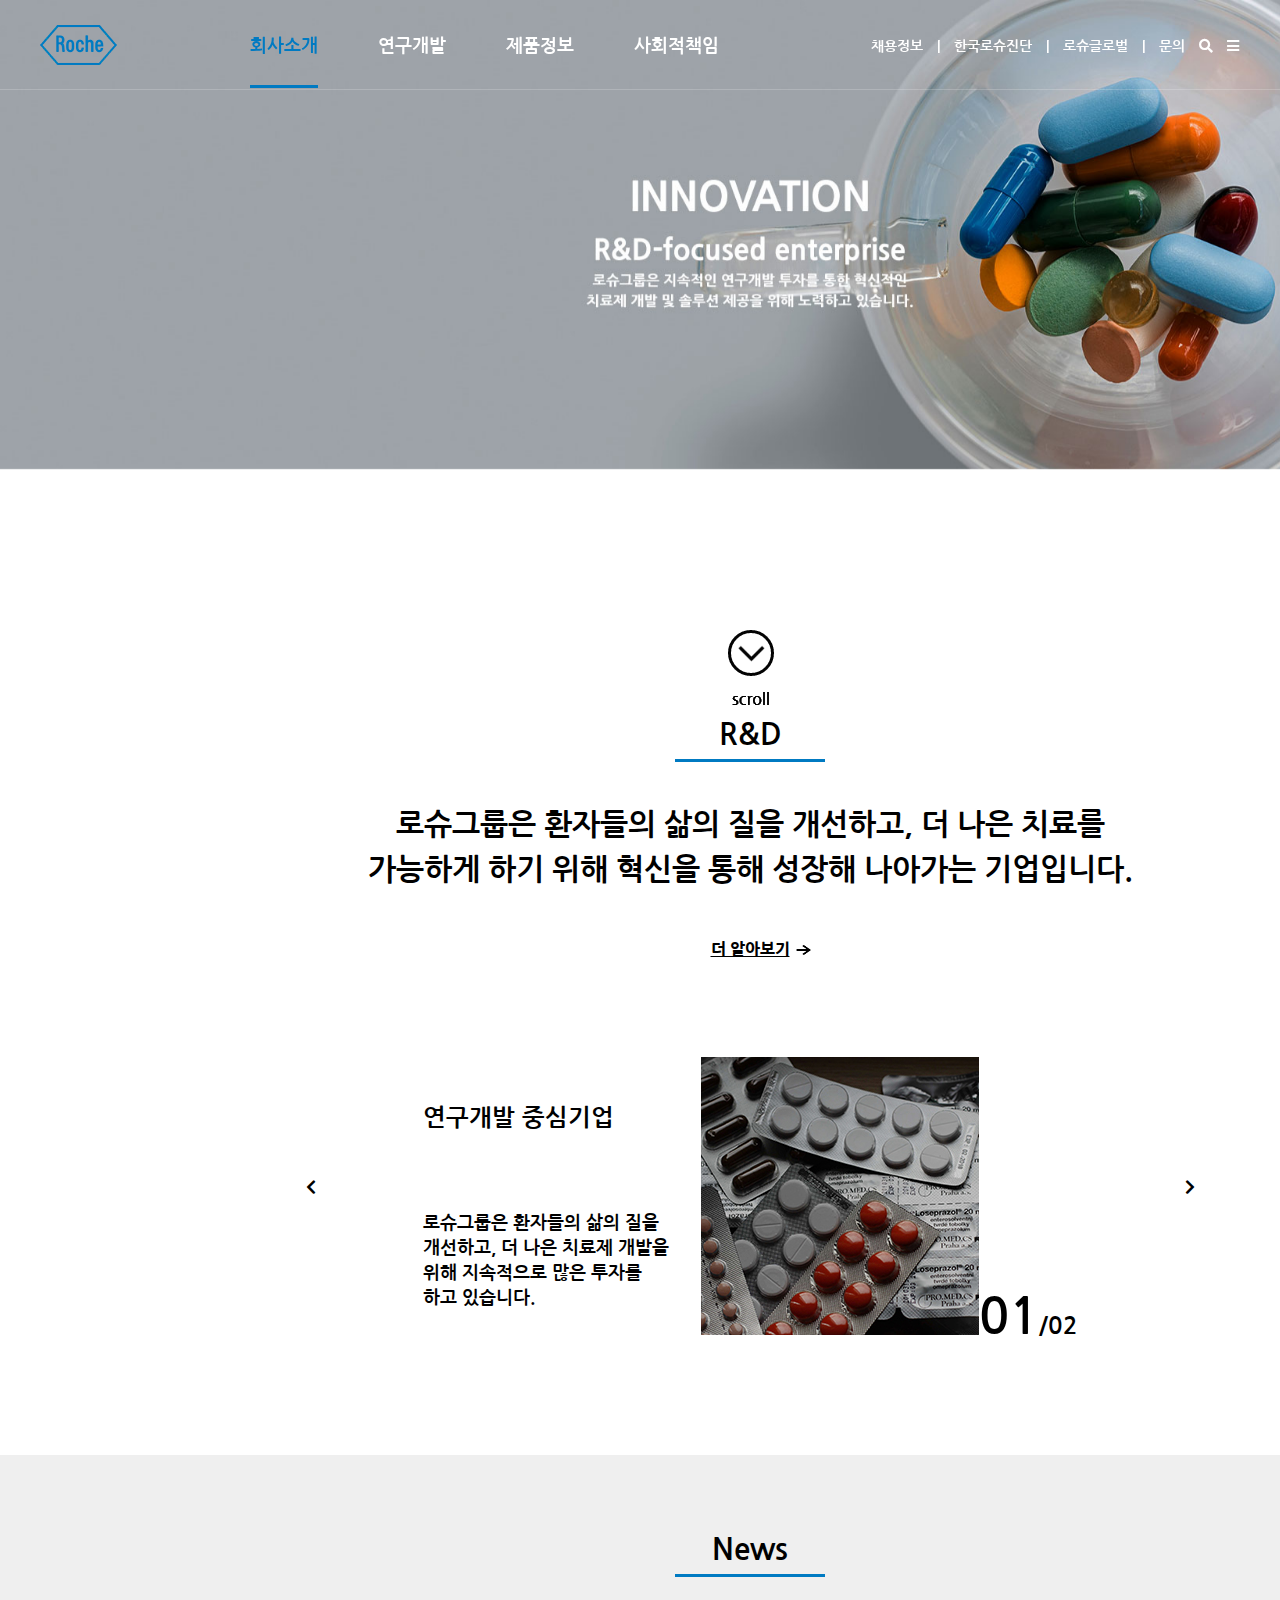
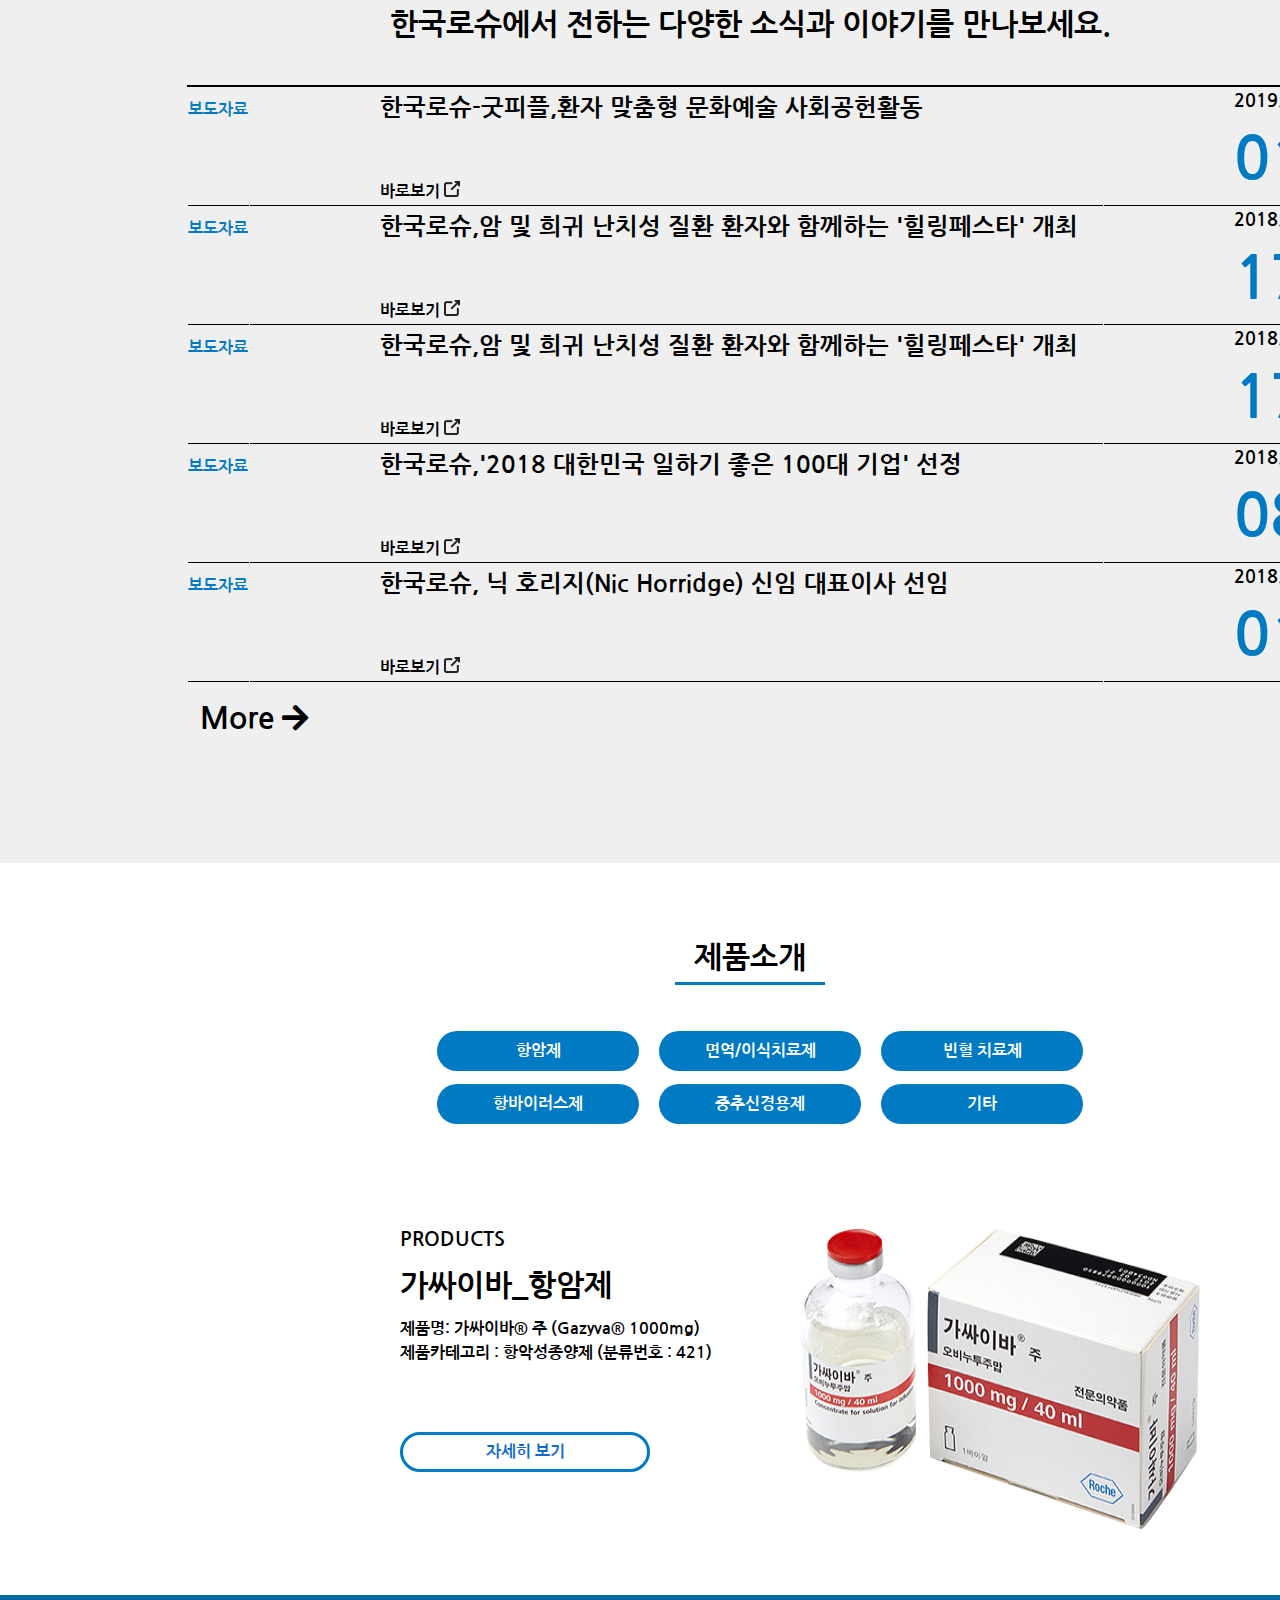
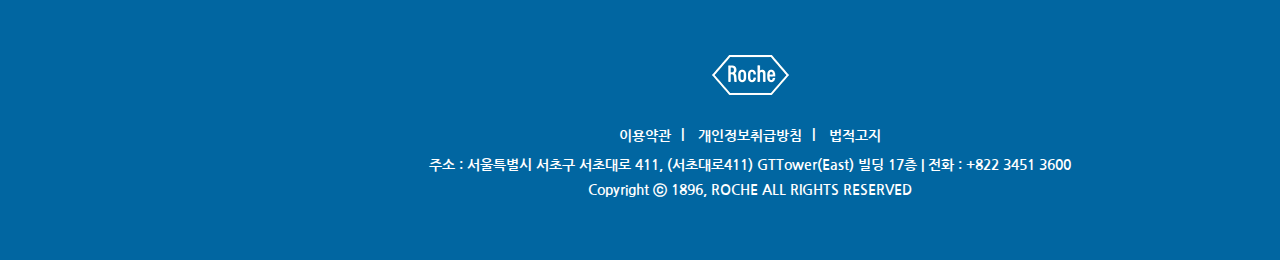
<file: index.html>
<!DOCTYPE html>
<html lang="en">
<head>
    <meta charset="UTF-8">
    <meta http-equiv="X-UA-Compatible" content="IE=edge">
    <meta name="viewport" content="width=device-width, initial-scale=1.0">
    <title>한국로슈</title>
    <link rel="stylesheet" href="./style.css">
     <!--font-->
     <link href="https://fonts.googleapis.com/css2?family=Nanum+Gothic:wght@700&display=swap" rel="stylesheet">
     <!-- icon -->
     <link rel="stylesheet" href="https://cdnjs.cloudflare.com/ajax/libs/font-awesome/5.8.2/css/all.min.css"/>
     <!--swiper-->
     <link rel="stylesheet" href="https://unpkg.com/swiper/swiper-bundle.min.css" />
     <script src="https://unpkg.com/swiper/swiper-bundle.min.js"></script>

     <!--Jquery Cdn-->
    <script src="https://ajax.googleapis.com/ajax/libs/jquery/3.6.0/jquery.min.js"></script>
    <script src="./main.js"></script>

</head>
<body>
    <header>
        <nav id="Main_nav">
            <h1>
            <a href="./index.html">
                <img src="./images/logo.png" alt="logo">
            </a>
            </h1>
            <ul class="gnb">
                <li class="active">
                    <a href="./sub1.html" class="depth1">회사소개
                        <ul class="depth2">
                            <li><a href ="sub1.html">기업소개 및 연혁</a></li>
                            <li><a href ="#">기업가치</a></li>
                            <li><a href ="sub2.html">약도 및 연락처</a></li>
                            <li><a href ="#">로슈그룹</a></li>
                            <li><a href ="#">한국로슈진단</a></li>
                        </ul>
                    </a>
                </li>   
                <li>
                    <a href="#">연구개발
                        <ul class="depth2">
                            <li><a href="#">연구개발 중심기업</a></li>
                            <li><a href="#">임상연구 및 주요성과</a></li>
                        </ul>
                    </a>
                </li>     
                <li>
                    <a href="./sub3.html">제품정보
                        <ul class="depth2">
                            <li><a href ="sub3.html">항암제</a></li>
                            <li><a href ="sub3.html">면역/이식치료제</a></li>
                            <li><a href ="sub3.html">빈혈치료제</a></li>
                            <li><a href ="sub3.html">항바이러스제</a></li>
                            <li><a href ="sub3.html">중추신경용제</a></li>
                            <li><a href ="sub3.html">기타</a></li>
                        </ul>
                    </a>
                </li>     
                <li>
                    <a href="#">사회적책임
                        <ul class="depth2">
                            <li><a href = "#">윤리경영</a></li>
                            <li><a href ="#">사회공헌</a></li>
                        </ul>
                    </a>
                </li>     
            </ul>
        </nav>
        <nav id="Sub_nav">
            <ul class="gnb">                    
                    <li><a href="#">채용정보</a></li>
                    <li> | </li>
                    <li><a href="#">한국로슈진단</a></li>
                    <li> | </li>
                    <li><a href ="#">로슈글로벌</a></li>
                    <li> | </li>
                    <li><a href ="#">문의</a></li>
                    <li><a href="#"><i class="fas fa-search"></i></a></li>
                    <li><a href="#"><i class="fas fa-bars"></i></a></li>   
            </ul>
        </nav>
    </header>    
    <section id="contents">
        <div class="swiper-container">
            <!-- Additional required wrapper -->
            <div class="swiper-wrapper">
              <!-- Slides -->
              <div class="swiper-slide">
                <img src="./images/main-1.jpg" alt="main1">
              </div>
              <div class="swiper-slide">
                <img src="./images/main-2.jpg" alt="main2">
              </div>
              <div class="swiper-slide">
                <img src="./images/main-3.jpg" alt="main3">
              </div>
            </div>
            <div class="swiper">
                <button type="button" class="swiper-button-next" style="color:  #fff; ; border: none; background-color: transparent;position: absolute; transform: translateX(-400px) translateY(50%);" ></button>
                <button type="button" class="swiper-button-prev" style="color : #fff; border: none; background-color:transparent; position: absolute; transform: translateX(400px) translateY(50%);"></button>
            </div>            
        </div>
        <div class="scroll">
            <img src="./images/scroll(bk).png" alt="scroll">
        </div>
    </section>
    <section id="CompanyInfo">
        <div class="container">
            <h2>R&D</h2>
            <p>로슈그룹은 환자들의 삶의 질을 개선하고, 더 나은 치료를<br>
            가능하게 하기 위해 혁신을 통해 성장해 나아가는 기업입니다.</p>
            <strong class="under-line"><a href="#">더 알아보기<img src="./images/right-arrow-alt-regular-48.png"></strong></a>                
        <div class="BottomLayout" id="bl_1">
            <div class="Text">
                <h3>연구개발 중심기업</h3>
                <p>로슈그룹은 환자들의 삶의 질을<br>
                    개선하고, 더 나은 치료제 개발을<br>
                    위해 지속적으로 많은 투자를 <br>
                    하고 있습니다.
                </p>
            </div>
            <img src="./images/rnd.jpg" alt="company1">
            <div class="pagenumber">
                <p><span>01</span>/02</p>
            </div>
         <div class="left">
             <a href="#"><i class="fas fa-chevron-left"></i></a>
         </div>  
         <div class="right">
             <a href="#"><i class="fas fa-chevron-right"></i></a>             
         </div> 
        </div>
        <div class="BottomLayout" id="bl_2">
            <div class="Text">
                <h3>임상연구 및 주요성과</h3>
                <p>임상연구란 새로운 의약품이<br>
                    환자의 치료에 사용될 만큼 안전하고<br>
                    효과가 있는지를 확인하기 위해 반드시 수행되어야 하는 연구결과입니다.
                </p>
            </div>
            <img src="./images/rnd2.jpg" alt="company2">
            <div class="pagenumber">
                <p><span>02</span>/02</p>
            </div>
         <div class="left">
             <a href="#"><i class="fas fa-chevron-left"></i></a>
         </div>  
         <div class="right">
             <a href="#"><i class="fas fa-chevron-right"></i></a>             
         </div> 
        </div>
        </div>
    </section>
    <section id="News">
        <div class="tableWrap">
            <h2>News</h2>
            <p>한국로슈에서 전하는 다양한 소식과 이야기를 만나보세요.</p>
        <table class="container">
            <tr>
                <th scope="row">보도자료</th>
                <td style="font-size: 24px;">한국로슈-굿피플,환자 맞춤형 문화예술 사회공헌활동<br>
                 <a href="#">바로보기
                  <img src="./images/exit-top-right.png" alt="exit">
                 </a>
                 </td>
                 <td style="font-size: 18px;">2019.04<br>
                 <span class = "count">01</span>
                </td>
            </tr>
            <tr>
                <th scope="row">보도자료</th>
                <td style="font-size: 24px;">한국로슈,암 및 희귀 난치성 질환 환자와 함께하는 '힐링페스타' 개최<br>
                 <a href="#">바로보기
                  <img src="./images/exit-top-right.png" alt="exit">
                 </a>
                 </td>
                 <td style="font-size: 18px;">2018.12<br>
                 <span class = "count">17</span>
                </td>
            </tr>
              <tr>
                <th scope="row">보도자료</th>
                <td style="font-size: 24px;">한국로슈,암 및 희귀 난치성 질환 환자와 함께하는 '힐링페스타' 개최<br>
                 <a href="#">바로보기
                  <img src="./images/exit-top-right.png" alt="exit">
                 </a>
                 </td>
                 <td style="font-size: 18px;">2018.12<br>
                 <span class = "count">17</span>
                </td>
            </tr>
            <tr>
                <th scope="row">보도자료</th>
                <td style="font-size: 24px;">한국로슈,'2018 대한민국 일하기 좋은 100대 기업' 선정<br>
                 <a href="#">바로보기
                  <img src="./images/exit-top-right.png" alt="exit">
                 </a>
                 </td>
                 <td style="font-size: 18px;">2018.11<br>
                 <span class = "count">08</span>
                </td>
            </tr>
            <tr>
                <th scope="row">보도자료</th>
                <td style="font-size: 24px;" >한국로슈, 닉 호리지(Nic Horridge) 신임 대표이사 선임<br>
                 <a href="#">바로보기
                  <img src="./images/exit-top-right.png" alt="exit">
                 </a>
                 </td>
                 <td style="font-size: 18px;">2018.10<br>
                 <span class = "count">01</span>
                </td>
            </tr>
        </table>
          <div class="BottomIcon">
              <div class="left_icon">
                 <a href="#"><p>More    <i class="fas fa-arrow-right"></i></p></a>                          
              </div>
          </div>
        </div>
        </div>
    </section>
    <section id="Product">
        <div class="wrapper">
            <h2>제품소개</h2>
        <ul class="productList">
            <li>항암제</li>
            <li>면역/이식치료제</li>
            <li>빈혈 치료제</li>
        </ul>  
        <ul class="productList">
            <li>항바이러스제</li>
            <li>중추신경용제</li>
            <li>기타</li>
        </ul>
        <div class="BottomProductInfo">
            <div class="LeftSideInfo">
                <h3>PRODUCTS</h3>
                <h4>가싸이바_항암제<br>
                <p>제품명: 가싸이바® 주 (Gazyva® 1000mg)<br>
                   제품카테고리 : 항악성종양제 (분류번호 : 421)<br>
                </p>                
             <div class="btn"><a href="./sub4.html">자세히 보기</a></div>   
            </div>
            <div class="RightSideInfo">
                <img src="./images/medicine-1.png" alt="medicine-1">
            </div>
        </div>
        </div>
    </section>
    <footer>
        <div class="container">
          <p class="logo"><a href=""><img src="images/logo-w.png" alt=""></a></p>
          <ul class="footerMenu">
            <li><a href="#">이용약관</a><span>|</span></li>
            <li><a href="#">개인정보취급방침</a><span>|</span></li>
            <li><a href="#">법적고지</a></li>
          </ul>
          <p class="address">주소 : 서울특별시 서초구 서초대로 411, (서초대로411) GTTower(East) 빌딩 17층  | 전화 : +822 3451 3600</p>
          <p class="copy">Copyright ⓒ 1896, ROCHE ALL RIGHTS RESERVED</p>
        </div><!-- end container -->
    </footer>
</body>
</html>
</file>
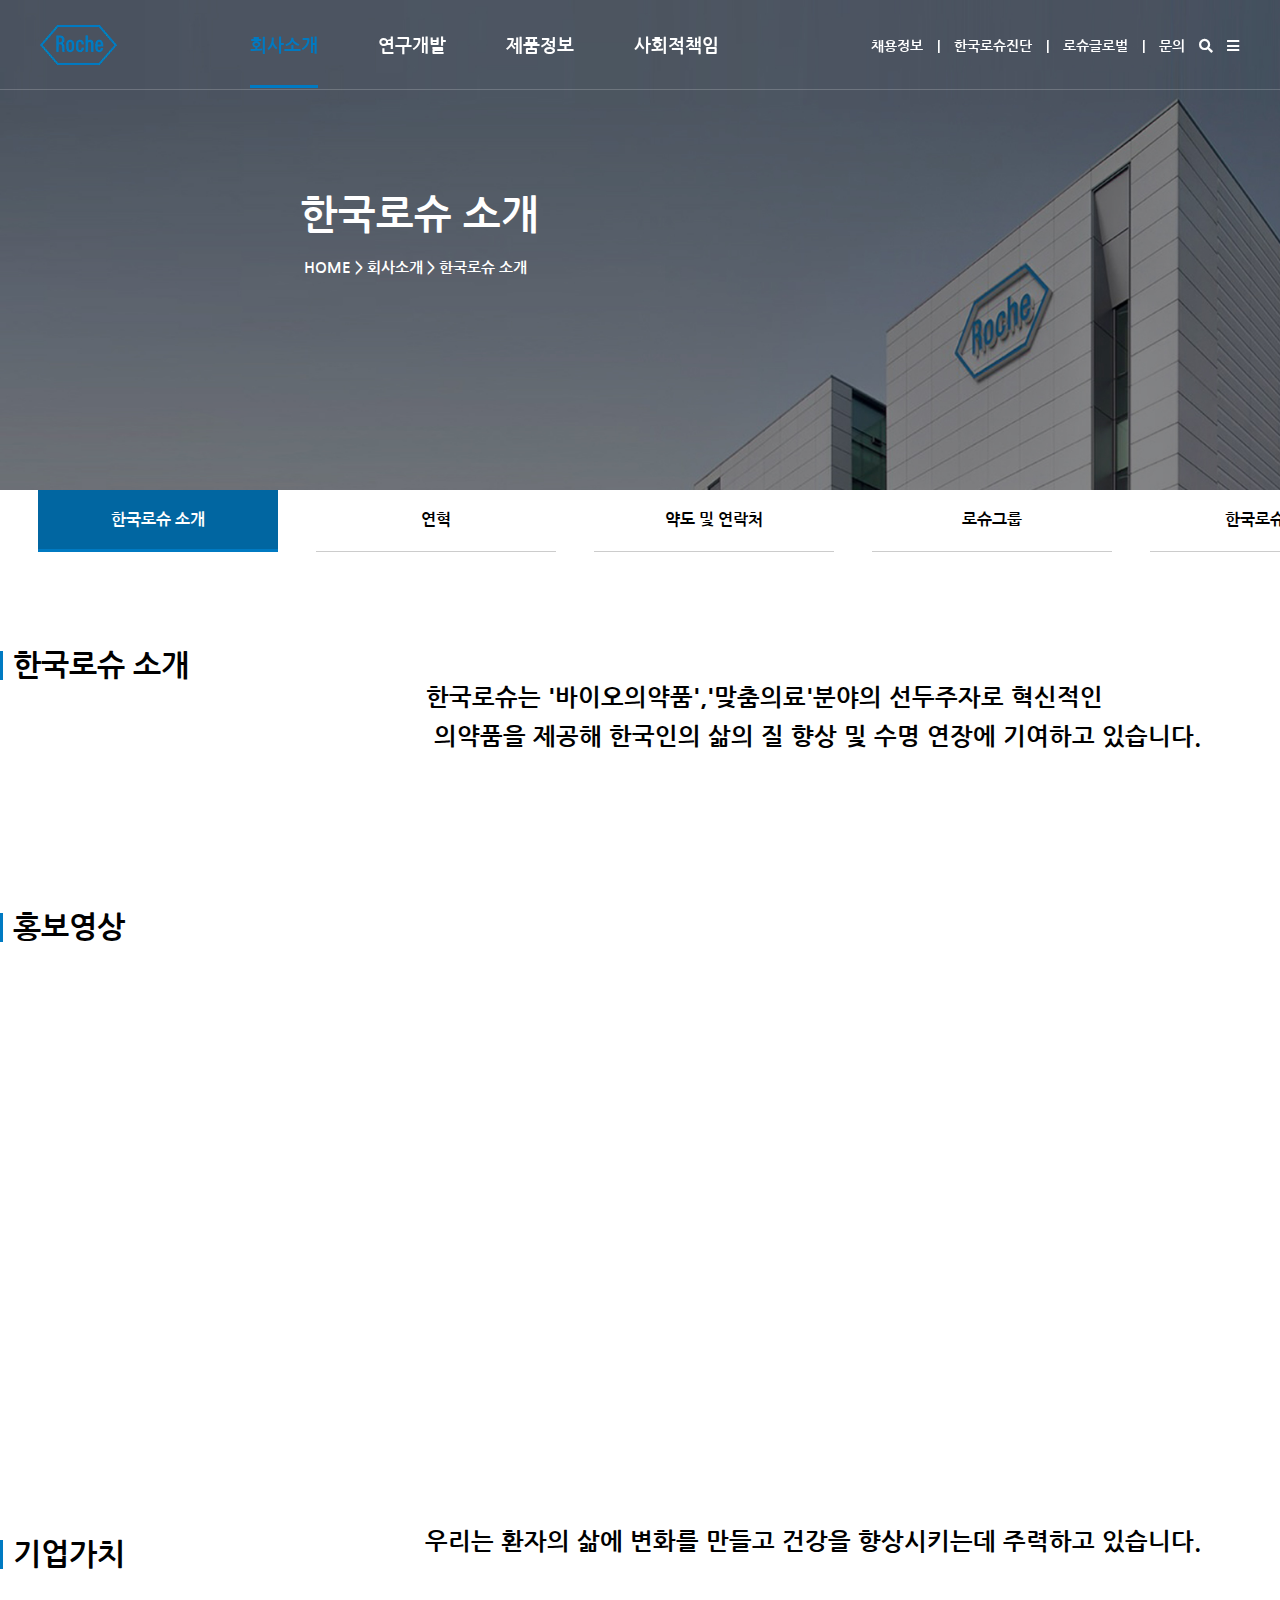
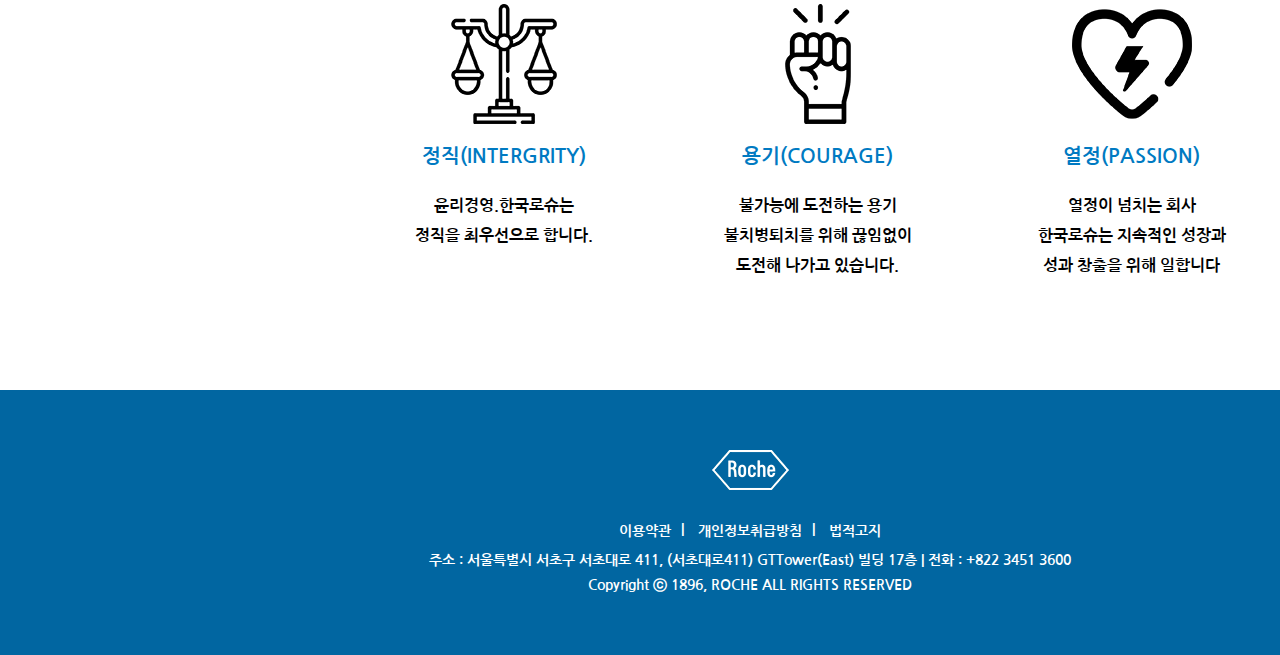
<file: sub1.html>
<!DOCTYPE html>
<html lang="en">
<head>
    <meta charset="UTF-8">
    <meta http-equiv="X-UA-Compatible" content="IE=edge">
    <meta name="viewport" content="width=device-width, initial-scale=1.0">
    <title>한국로슈(Subpage1)</title>
    <!--Main css-->
    <link rel="stylesheet" href="./style.css">
    <!-- icon -->
     <link rel="stylesheet" href="https://cdnjs.cloudflare.com/ajax/libs/font-awesome/5.8.2/css/all.min.css"/>
    <!--Sub css-->
    <link rel="stylesheet" href="./sub.css">
     <!--font-->
     <link href="https://fonts.googleapis.com/css2?family=Nanum+Gothic:wght@700&display=swap" rel="stylesheet">
     <!--swiper-->
     <link rel="stylesheet" href="https://unpkg.com/swiper/swiper-bundle.min.css"/>
     <script src="https://unpkg.com/swiper/swiper-bundle.min.js"></script>
     <!--Jquery Cdn-->
    <script src="https://ajax.googleapis.com/ajax/libs/jquery/3.6.0/jquery.min.js"></script>
    <script src="./main.js"></script>
</head>
<body id="Sub1">
    <header>
        <nav id="Main_nav">
            <h1>
            <a href="./index.html">
                <img src="./images/logo.png" alt="logo">
            </a>
            </h1>
            <ul class="gnb">
                <li class="active">
                    <a href="./sub1.html" class="depth1">회사소개
                        <ul class="depth2">
                            <li><a href ="#">기업소개 및 연혁</a></li>
                            <li><a href ="#">기업가치</a></li>
                            <li><a href ="./sub2.html">약도 및 연락처</a></li>
                            <li><a href ="#">로슈그룹</a></li>
                            <li><a href ="#">한국로슈진단</a></li>
                        </ul>
                    </a>
                </li>   
                <li>
                    <a href="#">연구개발
                        <ul class="depth2">
                            <li><a href="#">연구개발 중심기업</a></li>
                            <li><a href="#">임상연구 및 주요성과</a></li>
                        </ul>
                    </a>
                </li>     
                <li>
                    <a href="./sub3.html">제품정보
                        <ul class="depth2">
                            <li><a href ="sub3.html">항암제</a></li>
                            <li><a href ="sub3.html">면역/이식치료제</a></li>
                            <li><a href ="sub3.html">빈혈치료제</a></li>
                            <li><a href ="sub3.html">항바이러스제</a></li>
                            <li><a href ="sub3.html">중추신경용제</a></li>
                            <li><a href ="sub3.html">기타</a></li>
                        </ul>
                    </a>
                </li>     
                <li>
                    <a href="#">사회적책임
                        <ul class="depth2">
                            <li><a href = "#">윤리경영</a></li>
                            <li><a href ="#">사회공헌</a></li>
                        </ul>
                    </a>
                </li>     
            </ul>
        </nav>
        <nav id="Sub_nav">
            <ul class="gnb">                    
                    <li><a href="#">채용정보</a></li>
                    <li> | </li>
                    <li><a href="#">한국로슈진단</a></li>
                    <li> | </li>
                    <li><a href ="#">로슈글로벌</a></li>
                    <li> | </li>
                    <li><a href ="#">문의</a></li>
                    <li><a href="#"><i class="fas fa-search"></i></a></li>
                    <li><a href="#"><i class="fas fa-bars"></i></a></li>   
            </ul>
        </nav>
    </header> 
    <section id="Sub1_contents">
        <article>
            <div class="breadCrumb-wrapper">
                <div class="top-image">
                  <img src="./images/company-main.jpg" alt="company-main">
                </div>
                <div class="breadCrumb">
                    <h2>HOME > 회사소개 > 한국로슈 소개</h2>                        
                    <h3>한국로슈 소개</h3>
                </div>
            </div>            
            <div class="container">
                <ul class="Sub_GNB">
                    <li class="active">
                       <a href="./sub1.html">한국로슈 소개</a>
                    </li>
                    <li>
                        <a href="#">연혁</a>
                     </li>
                     <li>
                        <a href="./sub2.html">약도 및 연락처</a>
                     </li>
                     <li>
                        <a href="#">로슈그룹</a>
                     </li>
                     <li>
                        <a href="#">한국로슈진단</a>
                     </li>
                </ul>
             <div class="CompanyWrapper">
                 <div class="CompanyIntro">
                     <h2>한국로슈 소개</h2>
                     <pre style="font-family: 'Nanum Gothic', sans-serif;text-align: left;transform: translateX(-80px);line-height:2.4em;">
                        <p>한국로슈는 '바이오의약품','맞춤의료'분야의 선두주자로 혁신적인<br>                                          의약품을 제공해 한국인의 삶의 질 향상 및 수명 연장에 기여하고 있습니다.</p>
                     </pre>
                 </div>
                 <div class="Video">
                     <h2>홍보영상</h2>
                     <iframe width="860" height="480" src="https://www.youtube.com/embed/lGgvGTuHfcc" title="YouTube video player" frameborder="0" allow="accelerometer; autoplay; clipboard-write; encrypted-media; gyroscope; picture-in-picture" allowfullscreen></iframe>
                 </div>
                 <div class="Value">
                     <h2>기업가치</h2>
                     <p>우리는 환자의 삶에 변화를 만들고 건강을 향상시키는데 주력하고 있습니다.</p>
                     <div class="col">
                         <img src="./images/integrity.png" alt="intergrity">
                         <h3>정직(INTERGRITY)</h3>
                         <h4>윤리경영.한국로슈는<br>
                            정직을 최우선으로 합니다.</h4>
                     </div>
                     <div class="col">
                        <img src="./images/motivation.png" alt="Motivation">
                        <h3>용기(COURAGE)</h3>
                        <h4>불가능에 도전하는 용기<br>
                           불치병퇴치를 위해 끊임없이<br>
                           도전해 나가고 있습니다. </h4>
                    </div>
                    <div class="col">
                        <img src="./images/heart.png" alt="heart">
                        <h3>열정(PASSION)</h3>
                        <h4>열정이 넘치는 회사<br>
                           한국로슈는 지속적인 성장과<br>
                           성과 창출을 위해 일합니다</h4>
                    </div>
                 </div>
             </div>
         </article>      
    </section>
    <footer>
        <div class="container">
          <p class="logo"><a href="index.html"><img src="images/logo-w.png" alt="logo"></a></p>
          <ul class="footerMenu">
            <li><a href="#">이용약관</a><span>|</span></li>
            <li><a href="#">개인정보취급방침</a><span>|</span></li>
            <li><a href="#">법적고지</a></li>
          </ul>
          <p class="address">주소 : 서울특별시 서초구 서초대로 411, (서초대로411) GTTower(East) 빌딩 17층  | 전화 : +822 3451 3600</p>
          <p class="copy">Copyright ⓒ 1896, ROCHE ALL RIGHTS RESERVED</p>
        </div><!-- end container -->
    </footer>    
</body>
</html>
</file>
<file: style.css>
*{
    margin: 0;
    padding: 0; 
    box-sizing: border-box;
}

body{
    font-family: 'Nanum Gothic', sans-serif;
    font-weight: 700;
    min-width: 1500px;
    height: 100%;
}
:root{
    --main : #007AC2;
    --sub1 : #0166A1;
    --sub2 : #EFEFEF;
}
ul{
    list-style-type: none;
}

a{
    text-decoration: none;
    color: #000;
}
h2 {
    font-size: 30px;
}
p {
    font-size: 30px;
}

header{
    position: fixed;
    min-width: 1500px;
    top: 0%;
    left: calc(50% - 750px);
    margin: 0 auto;
    height: 90px;
    max-height: 90px;
    z-index: 101;
    background-color: transparent;
    border-bottom: 1px solid rgba(250,250,250,0.2);
    transition-duration:0.4s;
    transition-timing-function:ease;
}
header #main_nav {
    position: fixed;
}

.down {
    background-color: #fff;
    transition-duration:0.4s;
    transition-timing-function:ease;
    border-bottom: 1px solid rgba(0, 0, 0, 0.2);
}

.down  #Main_nav > .gnb > li > a {
    color: #000;
}
.down  #Sub_nav .gnb li a {
    color: #000;
}
.down  #Sub_nav .gnb li {
    color: #000;
}
#Main_nav h1 {
    position: absolute;
    top: 25px;
    left: 150px;
}

#Main_nav h1 img {
    width: 77px;
    height: 40px;
}

/*메인 1단계 메뉴*/

#Main_nav > .gnb > li {
    position: relative;
    top: 37px;
    left: 300px;
    z-index: 1;
    margin-left: 60px;
    float: left;
}

#Main_nav > .gnb > li.active{
    border-bottom: 3px solid var(--main);    
    padding-bottom: 30px;
}
#Main_nav > .gnb > li.active a {
    color: var(--main);
}


#Main_nav > .gnb > li > a {
    color : #fff;
    font-size: 18px;
}
#Main_nav .gnb > li:hover > .depth2 {
    color: var(--main);
    display: block;
}

/*2단계 메뉴*/
#Main_nav .gnb .depth2 {
    position: absolute;
    display: none;
    top : 50px;
    left: -70px;
    /* height : 60px; */
    text-align: center;
    background: #fff;
}
#Main_nav .gnb .depth2 li:hover {
    background: var(--main);
}
/* .gnb > .depth2 > li a:hover {
    color : #444;
    display: block;    
} */
#Main_nav .gnb .depth2 li:hover a {
    color: #fff;
}
#Main_nav .depth2 > li {
    width: 200px;    
    padding: 10px;
}

/*Sub_Menu*/

header > #Sub_nav .gnb{
    position: absolute;
    /* max-width: 400px; */
    top: 38px;
    right: 151px;    
}

#Sub_nav .gnb li {
    margin-left: 10px;
    display: inline-block;
    font-size: 14px;
    color: #fff;
}

#Sub_nav .gnb li a {
    color : #fff;
}

#Sub_nav .gnb li a:hover{
    color: var(--main);
}

/*Main_visual*/

.swiper-container {
    position: relative;
    width: 100%;
    height: 600px;
  }
.swiper-slide{
    position: absolute;
    top: 0;
    left: 0;
}
.swiper-slide img{
    position: absolute;
    width: 100%;
    object-fit: contain;
}
.swiper-button-next {
    position: absolute;
    right: 500px;
}
.scroll img {
    position: relative;
    top: 30px ;
    left: 48.5%;
}

/*Company Info*/
#CompanyInfo{
    position: relative;
    margin: 0 auto;
    width : 1500px;
    bottom: 40px;
    /* height: 800px; */
    /* top: 50%; */
}
#CompanyInfo .container {
    text-align: center;
}
#CompanyInfo .container > h2 {
    padding-top: 80px;
}
#CompanyInfo .container > h2::after {
    position: absolute;
    left: 45%;
    /* top: 15%; */
    margin-top: 10px;
    content: "";
    display: block;
    width: 150px;
    border-bottom: 3px solid var(--main);
}
#CompanyInfo > p {
    text-align: left;
    left: -100px;
}
#CompanyInfo .container > p {
    padding-top: 8px;
    padding-bottom: 49px;
    line-height: 1.5em;
}
#CompanyInfo .container > h2{
    font-size: 30px;
    margin-bottom: 45px;
}

strong{
    font-size : 16px;
    text-decoration: underline;
}

strong img{ 
    position: absolute;
    width: 26px;
    height: 18px;
}

.BottomLayout{
    display: flex;
    justify-content: center;
    align-items: center;
    height: 438px;
    margin-top: 20px;
}

.BottomLayout img{
    width: 278px;
    height: 278px;
    float: left;
}
.BottomLayout > .Text p {
    font-size: 18px;
}
.BottomLayout > .pagenumber {
    position: relative;
    top: 120px;
}
.BottomLayout > .pagenumber p {
    font-size: 24px;
}
.BottomLayout > .pagenumber span {
    font-size: 50px;
}
.left{
    position: absolute;
    left: 300px;
}
.left i {
    width: 21px;
    height: 35px;
}
.right {
    position: absolute;
    right: 300px;
}
.right i {
    width: 21px;
    height: 35px;
}
.Text {
    width: 278px;
    height: 278px;
    text-align: left;
    line-height: 25px;
}

.Text h3{ 
    font-size : 24px;
    padding-top: 49px;
}
.Text p{
    font-size : 16px;
    padding-top : 80px;
}

/*BottomLayout 2(=#bl_2)*/
.container #bl_2{
    display: none;
    height: 55vh;
}

#bl_2 .pagenumber{
    top: 30%;
    left: 13%;
}
#bl_2 > .Text{
    position: relative;
    left: 27%;
    top: 40%;
}

#bl_2 img{
   position: relative;
   top: -15%;
   left: 50%;
}

/*News Table*/

#News {
    position: relative;
    width: 1500px;
    margin: 0 auto;
    /* height: 1025px; */
    /* transform: translateY(60%); */
    text-align: center;
    background:  #efefef;
    padding-bottom: 180px;
}
#News .tableWrap{
    width: 100%;
    padding-top: 80px;
    margin: 0 auto;
}
#News .tableWrap > h2, #News .tableWrap > p {
    font-size: 30px;
    padding-bottom: 46px;
}
#News .tableWrap > h2 {
    padding-bottom: 46px;
}
.tableWrap h2::after {
    position: absolute;
    left: 45%;
    /* top: 15%; */
    margin-top: 10px;
    content: "";
    display: block;
    width: 150px;
    border-bottom: 3px solid var(--main);
}
table.container {
    width: 1127px;
    /* height: 25vh; */
    border-collapse: separate;
    border-spacing: 1px;
    text-align: center;
    line-height: 1.5;
    border-top: 2px solid #000;
    margin: 0 auto;
  }
table.container th {
    text-align: left;
    font-weight: bold;
    vertical-align: text-top;
    font-size: 16px;
    color: var(--main);
    border-bottom: 1px solid #000;
    padding-top: 10px;
  }
  
table.container td {
    /* width: 600px; */
    border-bottom: 1px solid #000;;
    /* margin-left: 135px; */
    text-align: left;
    padding-left: 130px;
 }
 table.container td a {
     color: #000;
     font-size: 16px;
     float: left;
     padding-top: 54px;
 }
 table.container td img{
     width: 16px;
     height: 16px;
     color: #000;
     /* background-color: black; */
 }

table .count{
    color: var(--main) ;
    font-size: 60px;
}

.BottomIcon {
    position: absolute;    
    left: 200px;
    margin-top: 20px;
}
.BottomIcon .left-icon p {
    position: relative;
    font-size: 25px;   
    display: inline; 
    text-decoration: none;
}
.BottomIcon .left-icon p a {
    text-decoration: none;
}

/*Product*/
#Product {
    position: relative;
    width: 1500px;
    margin: 0 auto;
    text-align: center;
    padding-bottom: 180px;
    box-sizing: border-box;    
}
#Product .wrapper {
    width: 1500px;
    padding-top: 80px;
    margin: 0 auto;
    margin-bottom: 80px;
}
#Product .wrapper h2{
    font-size: 30px;
    padding-bottom: 46px;
    text-align: center;
}

#Product .wrapper h2::after {
    position: absolute;
    left: 45%;
    margin-top: 10px;
    content: "";
    display: block;
    width: 150px;
    border-bottom: 3px solid var(--main);
}
.productList {
    display: flex;
    justify-content: center;
    align-items: center;
    flex-wrap: wrap;
    margin-top : 13px;
}
.productList li{
    width: 202px;
    height: 40px;
    padding-top : 12px;
    padding-bottom: 14px;
    display: block;
    margin-left: 20px;
    border-radius: 20px;
    text-align: center;
    background-color: var(--main);
    color :#fff;
}
.productList li:hover{
    background-color: #fff;
    color: var(--main);
    border: 2px solid var(--main);
}
.BottomProductInfo{
    margin-top: 105px;
    padding-bottom: 106px;
}
.BottomProductInfo .LeftSideInfo{
    width: 50%;
    float: left;
}
.BottomProductInfo .LeftSideInfo h3{
    font-size: 20px;
    padding-bottom: 22px;
    text-align: left;
    margin-left: 400px;
}
.BottomProductInfo .LeftSideInfo h4{
    text-align: left;
    font-size: 30px;
    padding-bottom: 24px;
    margin-left: 400px;
}
.BottomProductInfo .LeftSideInfo p{
    margin-top: 17px;
    font-size: 16px;
    line-height: 1.5em;
}

.BottomProductInfo .LeftSideInfo .btn {
    display: block;
    text-align: center;
    border: 3px solid var(--main);
    padding-top: 9px;
    padding-bottom: 10px;
    border-radius: 50px;
    width: 250px;
    height: 40px;
    font-size: 16px;
    margin-top: 67px;
}
.BottomProductInfo .LeftSideInfo .btn a {
    color: #1269CD;
}
.BottomProductInfo .LeftSideInfo .btn:hover {
    background-color: #1269CD;
    color: #fff;
}
.BottomProductInfo .LeftSideInfo .btn:hover a {
    color: #fff;
}

.BottomProductInfo .RightSideInfo{
    width: 50%;
    float: right;
}

.BottomProductInfo .RightSideInfo img{
    width: 400px;
    height: 300px;
    margin-right: 250px;
}

/* footer */
footer {
    font-size: 14px;
    /* font-size: 0.87em; */
    background: #0166A1;
    color: #fff;
    padding-top: 60px;
    text-align: center;
    /* font-weight: bold;  */
    padding-bottom: 60px;
  }  

  /* .logo {
    font-size: 40px;
  } */
  .footerMenu > li {
    display: inline-block;
    margin-bottom: 10px;
    margin-top: 10px;
  }  
  .footerMenu > li > a {
    color: #fff;
  }  
  footer  .footerMenu span,  
  footer  .address span {
    margin-left: 10px;
    margin-right: 10px;
    /* font-size: 10px; */
    display: inline-block;
    transform: translateY(-2px); 
    /* font-weight: bold; */
  }  
    footer .address {
    margin-bottom: 5px;
    font-size: 14px;
    color: #fff;
    line-height: 1.5rem;
  }
  
  footer .copy {
    color: #fff;
    font-size: 14px;
  }
  footer .logo {
      margin-bottom: 20px;
  }
</file>
<file: sub.css>
/*sub page 1*/
:root{
    --main : #007AC2;
    --sub1 : #0166A1;
    --sub2 : #EFEFEF;
}

/*sub1(회사소개)*/

#Sub1_contents{
   min-width: 1500px;   
}

/*sub1_ breadCrumb*/
#Sub1_contents .breadCrumb-wrapper {
    position: relative;
    width: 100%;
    height: 490px;
}
#Sub1_contents .breadCrumb-wrapper .top-image {
    position: absolute;
    top: 0;
    left: 0;
    width: 100%;
    object-fit: contain;
}
#Sub1_contents .breadCrumb-wrapper .top-image img {
    width: 100%;
    height: 490px;
}

#Sub1_contents .breadCrumb{
    position: absolute;
    width: 1500px;
    height: 340px;
    top: 180px;
    left: 20%;
}

#Sub1_contents .breadCrumb h2 {
    position: relative;
    font-size: 15px;
    top: 80px;
    left: 4px;
    color : #fff;
}

#Sub1_contents .breadCrumb h3{
    position: relative;
    font-size: 40px;
    color : #fff;
}

/*sub1_SUB_GNB*/

#Sub1_contents .container{
    margin: 0 auto;
    width: 1500px;
    text-align: center;
}

#Sub1_contents .container .Sub_GNB{
    width: 1500px;
    height: 61px;
}

#Sub1_contents .container .Sub_GNB li{
    width: 240px;
    text-align: center;
    padding-top: 22px;
    padding-bottom: 24px;
    margin-left: 38px;
    background-color: #fff;
    float: left;
    border-bottom: 1px solid #ccc;
    transition-duration: 0.4s;
}

#Sub1_contents .container  .Sub_GNB > li.active {
    border-bottom: 3px solid var(--main);    
    padding-bottom: 22px;
    background-color: var(--sub1);
}

#Sub1_contents .container  .Sub_GNB > li.active a{
    color: #fff;
}

#Sub1_contents .container .Sub_GNB li:hover{
   background-color: var(--sub1);
}

#Sub1_contents .container .Sub_GNB li:hover a {
    color: #fff;
}

/*Sub1_CompanyInfo*/
.CompanyWrapper{
    width: 100%;
    padding-top: 60px;
    display: block;
    margin : 0 auto;
    margin-bottom: 40px;
}
#Sub1_contents .CompanyIntro h2, #Sub1_contents .Video h2, #Sub1_contents .Value h2 {
    float:left;
    color :#000;
    font-size: 30px;
    border-left: 3px solid var(--main);
    padding-left: 10px;
    margin-top: 40px;
}

#Sub1_contents p{
    font-size: 24px;
    padding-top: 30px;
    text-align: center;
}

.Video {
    position: relative;
    top: 40px;
}

.Video iframe {
    margin-top : 70px;
    margin-bottom: 115px;
}

.Value{
    position: relative;
    height: 50vh;
}

.Value .col {
    display: inline-block;
    width: 310px;
    height: 310px;
    vertical-align: text-bottom;
    text-align: center;
    padding-top: 50px;
    padding-left : 10px;
}

.Value .col img{
    width: 120px;
}

.Value .col h3 {
    font-size : 20px;
    color : var(--main);
    padding-top: 20px;
    font-weight: bold;
    padding-bottom: 25px;
}

.Value .col h4{
    font-size:  16px;
    line-height: 30px;
}

/*Sub2(오시는 길) */
#Location {
    width: 1500px;
    margin: 0 auto;
    position: relative;
}
#Location .container .map p {
    text-align: center;
}
#Location .container .spot {
    text-align: left;
}
#Location .container .Spot h2 {
    font-size: 30px;
    border-left: 3px solid var(--main);
    margin-top: 40px;
    padding-left: 15px;
    margin-bottom: 20px;
}
#Location .container .Spot h3 {
    font-size: 20px;
    line-height: 30px;
}
#Location .container .map-detail {
    display: flex;    
}
#Location .container .Spot p {
    font-size: 16px;
    margin-top: 15px;
}
#Location .container .map-detail {
    display: flex;
    margin-left: 100px;
}
#Location .container .map-detail .Spot {
    margin-right: 300px;
}
#Location .container .map-detail .Spot .hanam {
    margin-right: 100px;
}
#Location .container .map-detail .transport .how{
    font-size: 24px;
}
#Location .container .map-detail .transport p {
    font-size: 16px;
}
#Location .container .map-detail .line9 {
    background: #BD9A31;
    padding: 4px 12px 4px 12px;
    color: #fff;
}
#Location .container .map-detail .line2 {
    background: #10AA18;
    padding: 4px 12px 4px 12px;
    color: #fff;
}
#Location .container .map-detail .line5 {
    background: #874d9f;
    padding: 4px 12px 4px 12px;
    color: #fff;
}
#Location .container .map-detail .Subway {
    margin-bottom: 40px;
    margin-top: 40px;
}
#Location .container .map-detail .Subway p {
    margin-bottom: 20px;
}
#Location .container .map-detail .Bus {
    margin-bottom: 40px;
}
/*Sub3(제품색인) */

#Sub3 #Sub1_contents .Sub_GNB li{
    position: relative;
    width: 400px; 
}

#Search {
    position: relative;
    width: 1500px;
}

.SearchBox{
    width: 100%;
    height: 144px;
}

.SearchBar{
    margin-top: 60px;
    margin-left: 150px;
}
.SearchBar li:hover {
    background: var(--main);
}
.SearchBar li:hover a {    
    color: #fff;
}

.SearchBar li {
    width: 59px;
    height: 40px;
    display: inline-block;
    border: 1px solid #000;
    font-size: 18px;
    padding-top: 10px;
    text-align: center;
    float: left;
}

.InputBox {
    position: relative;
    width: 400px;
}

.SearchButton{
    position: absolute;
    width: 100%;
    height: 40px;
    padding-left: 10px;
}

.InputBox img {
    position: absolute;
    width: 27px;
    height: 27px;
    top: 5px;
    transform: translateX(360px);
}

.Tabpanel{
    width: 100%;
    height: 43px;
    text-align: center;
    padding-left: 150px;
}

.Tabpanel ul li {
   width: 200px ;
   height: 43px;
   float: left;
   padding-top: 12px;
   border-bottom: 3px solid var(--sub2);
}

.Tabpanel ul li.active{
    border-bottom: 3px solid var(--main);
    padding-bottom: 30px;
}

.ProductLayout{
    width : 100%;
}
.wrapper{
    display: flex;
    justify-content: center;
    align-items: center;
    flex-wrap: wrap;
    width: 100%;
}

.box{
    width: 400px;
    padding: 25px;
    margin-top: 55px;
}

.box img {
    width: 350px;
}

.box .category{
    width: 90px;
    height: 18px;
    border-left: 3px solid var(--main);
    background-color: var(--sub2);
    padding-right: 40px;
    font-size: 14px;
}

.box h3{
    font-size: 22px;
    padding-top: 12px;
    padding-bottom: 24px;
    text-align: left;
}
.box p {
    text-align: left;
}

.btn{
    width: 320px;
    height: 40px;
    border-radius: 20px ;
    padding-top: 10px;
    background-color: var(--main);
}
.box .btn {
    margin: 0 auto;
}
.box .btn > a {
    color: #fff;    
}
.btn a {
    color: #fff;
}

.btn:hover{
    background-color: #fff;
    color: var(--main);
    border: 2px solid var(--main);
}
.btn:hover a {
    color: var(--main);
}

.more_product {
    font-size: 25px;
    margin-bottom: 90px;
}



/*Sub 4*/

#Sub4 #Sub1_contents .breadCrumb h3{
    position: relative;
    font-size: 40px;
}
#Sub4 #Sub1_contents .Sub_GNB li{
    position: relative;
    width: 400px;    

}

#Sub_Product .wrapper{
    position: relative;
    width: 100%;
    border-bottom: 2px dotted #000;
}

#Sub_Product .wrapper h2{
    font-size: 40px;
    padding-top: 40px;
}

#Sub_Product .wrapper img{
    position: relative;
    width: 472px;
    top: 100px;
    left: -160px;
}

#Sub_Product .category{
    position: relative;
    bottom: 35px;
    left: 90px;
    width: 91px;
    height: 18px;
    border-left: 3px solid var(--main);
    background-color: var(--sub2);
    padding-right: 40px;
    font-size: 14px;
}

h4{ 
    text-align: center;
    font-size: 40px;
}

.wrapper h5{
    font-size :40px;
}

#Sub_Product table.container {
    position: relative;
    bottom: 120px;
    left: 400px;
    width: 45%;
    border-collapse: separate;
    border-spacing: 1px;
    text-align: center;
    line-height: 1.5;
    border-top: 2px solid #000;
    margin-top: 20px;
  }

#Sub_Product table.container th {
    text-align: center;
    font-weight: bold;
    font-size: 16px;
    color: #444;
    border-bottom: 1px dotted #444;
    padding-top: 10px;
  }
  
#Sub_Product table.container td {
    /* width: 600px; */
    border-bottom: 1px dotted #000;;
    /* margin-left: 135px; */
    text-align: left;
    padding-left: 130px;
 }

 .BottomEffection {
     position: relative;
     width:100%;
     height: auto;
     margin-bottom: 50px;
    }

 .BottomEffection > h4{
     float:left;
     padding-top: 10px;
     padding-left: 25px;
     font-size : 16px;
    }


.BottomEffection .textwrap{
    height:  156px;
}    

.BottomEffection .textwrap dl{
    font-size :16px;
    text-align: left;
    text-indent: 164px;
    padding-top: 10px;
    padding-left: 120px;
    line-height: 20px;
}

#Sub4 .btn{
    text-align: center;
    border-radius: 20px ;
    border : 2px solid var(--main);
    background-color: #fff;;
    margin-top: 60px;
    margin-left: 600px;
}
.btn a{
    color: #000;
    text-align: center;
}
</file>
